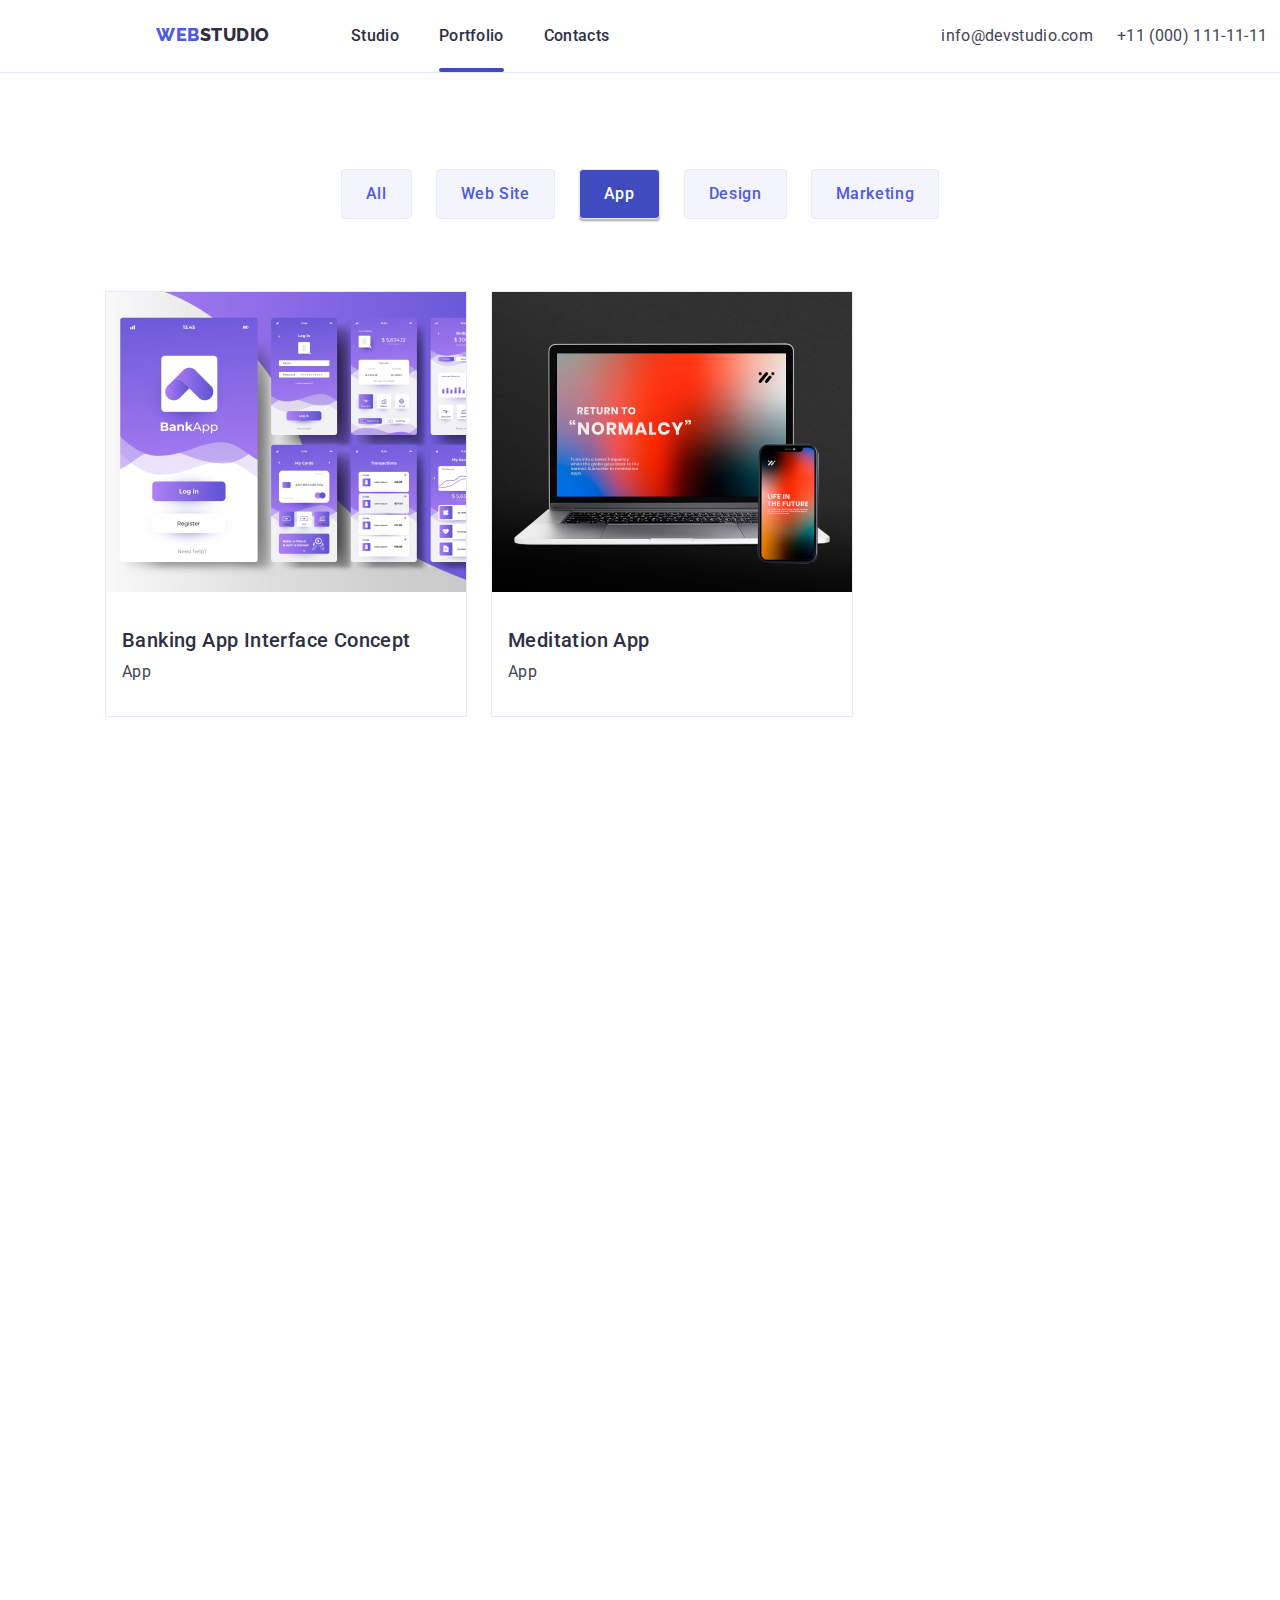
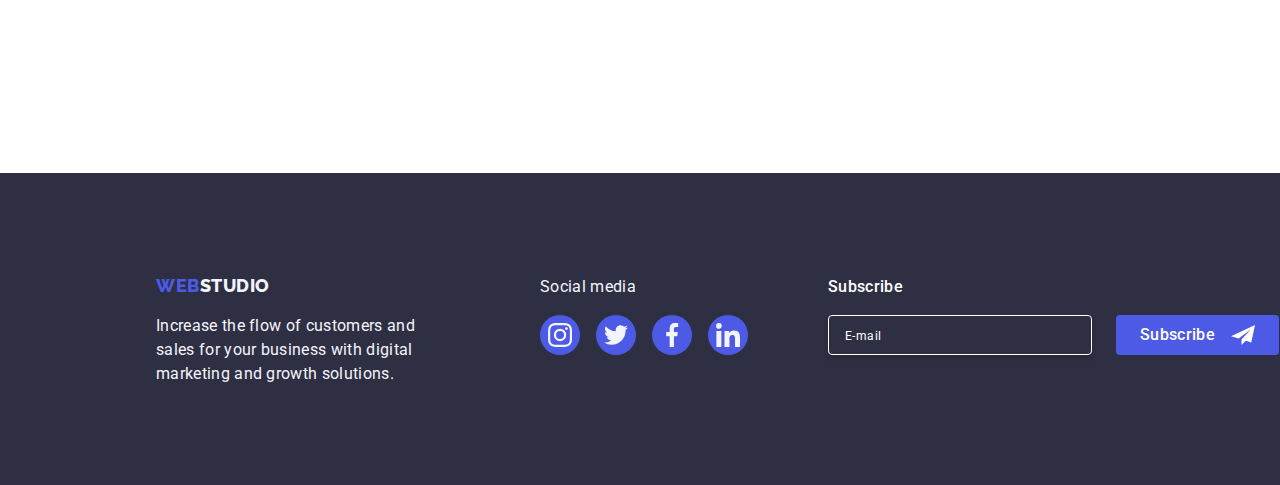
<file: filterapp.html>
<!DOCTYPE html>
<html lang="en">

<head>
    <meta charset="UTF-8">
    <meta name="viewport" content="width=device-width, initial-scale=1.0">
    <title>Studio</title>
    <link rel="tag" href="Images">
    <link rel="stylesheet" href="css/modern-normalize.css">
    <link rel="stylesheet" href="css/style.css">
    <link rel="preconnect" href="https://fonts.googleapis.com">
    <link rel="preconnect" href="https://fonts.gstatic.com" crossorigin>
    <link href="https://fonts.googleapis.com/css2?family=Raleway:wght@800&family=Roboto:wght@400;500;700;900&display=swap" rel="stylesheet">
</head>

<body>
    <div class="container">
        <header class="top-line-bg" id="header-logo">
            <nav>
            <a class="logo" href="index.html"><span class="web-logo">WEB</span><span class="studio-logo">STUDIO</span></a>
                <ul class="menu-nav">
                    <li><a class="menu-nav-link" href="index.html">Studio</a></li>
                    <li><a class="menu-nav-link active" href="portfolio.html">Portfolio</a></li>
                    <li><a class="menu-nav-link" href="">Contacts</a></li>
                </ul>
            </nav>
            <div>
                <ul class="contacts">
                    <li><a class="contact-link" href="mailto:info@devstudio.com">info@devstudio.com</a></li>
                    <li><a class="contact-link" href="tel:+110001111111">+11 (000) 111-11-11</a></li>
                </ul> 
            </div>
        </header>
        </div>
    <main>
        <section class="filters container">
            <ul>
                <li><a class="filter-btn" href="portfolio.html" type="button">All</a></li>
                <li><a class="filter-btn" href="filterwebsite.html" type="button">Web Site</a></li>
                <li><a class="filter-btn active-filter" href="filterapp.html" type="button">App</a></li>
                <li><a class="filter-btn" href="filterdesign.html" type="button">Design</a></li>
                <li><a class="filter-btn" href="filtermarketing.html" type="button">Marketing</a></li>
            </ul>
        </section>
        <section>
            <ul class="project-list">
                <!-- 1st row -->
                <div class="row-left container">
                    <div class="project-card">
                           <div class="overlay">
                            <p class="text-overlay">14 Stylish and User-Friendly App Design Concepts · Task Manager App · Calorie Tracker App · Exotic Fruit Ecommerce App · Cloud Storage App</p>
                        </div>
                        <li><img src="Images/banking-app-interface.jpg" alt="Banking App Interface Concept"
                                width="360px" height="300px"></li>
                        <div class="card-content-proj">
                            <h2 class="project-header">Banking App Interface Concept</h2>
                            <p class="project-filter">App</p>
                        </div>
                    </div>
                    <div class="project-card">
                           <div class="overlay">
                            <p class="text-overlay">14 Stylish and User-Friendly App Design Concepts · Task Manager App · Calorie Tracker App · Exotic Fruit Ecommerce App · Cloud Storage App</p>
                        </div>
                        <li><img src="Images/meditation-app.jpg" alt="Meditation App" width="360px" height="300px"></li>
                        <div class="card-content-proj">
                            <h2 class="project-header">Meditation App</h2>
                            <p class="project-filter">App</p>
                        </div>
                    </div>
                </div>
        </section>
    </main>
    <!--Footer-->
    <footer class="footer-studio container">
        <div class="logo-footer">
        <a href="#header-logo"><span class="web-logo">WEB</span><span class="studio-logo-foot">STUDIO</span></a>
        <p class="footer-description">Increase the flow of customers and <br>sales for your business with digital <br>marketing
            and growth solutions.</p>
        </div>

        <!--Footer social media-->
        <div class="footer-socialmedia">
        <p class="socialmedia">Social media</p>
        <ul class="icon-container">
            <li class="footer-icon"><a class="footer-link" href="https://www.instagram.com/" target="_blank"><svg class="socialmedia-icon">
                <use href="./Images/icons.svg#icon-instagram-2"></use>
                </svg></a></li>
            <li class="footer-icon"><a class="footer-link" href="https://twitter.com/" target="_blank"><svg class="socialmedia-icon">
                <use href="./Images/icons.svg#icon-twitter-1"></use>
                </svg></a></li>
            <li class="footer-icon"><a class="footer-link" href="https://www.facebook.com/" target="_blank"><svg class="socialmedia-icon">
                <use href="./Images/icons.svg#icon-facebook-1"></use>
                </svg></a></li>
            <li class="footer-icon"><a class="footer-link" href="https://www.linkedin.com/" target="_blank"><svg class="socialmedia-icon">
                <use href="./Images/icons.svg#icon-linkedin-1"></use>
                </svg></a></li>
        </ul>
        </div>
         <!--Subscribe-->
         <form action="">
            <div class="subscribe-footer">
            <div class="subscribe-email">
                <p class="text-subscribe">Subscribe</p>
                <label>
                    <input class="input-email" type="email" name="email" placeholder="E-mail" required/>
                  </label>
            </div>
            <div>
                <button class="subscribe-button"><p class="text-subscribe">Subscribe</p><svg class="airplane-icon"><use href="./Images/frame.svg#icon-Frame-3"></use></svg>
                </button>
            </div>
            </div>
             </form>
    </footer>
</body>

</html>
</file>
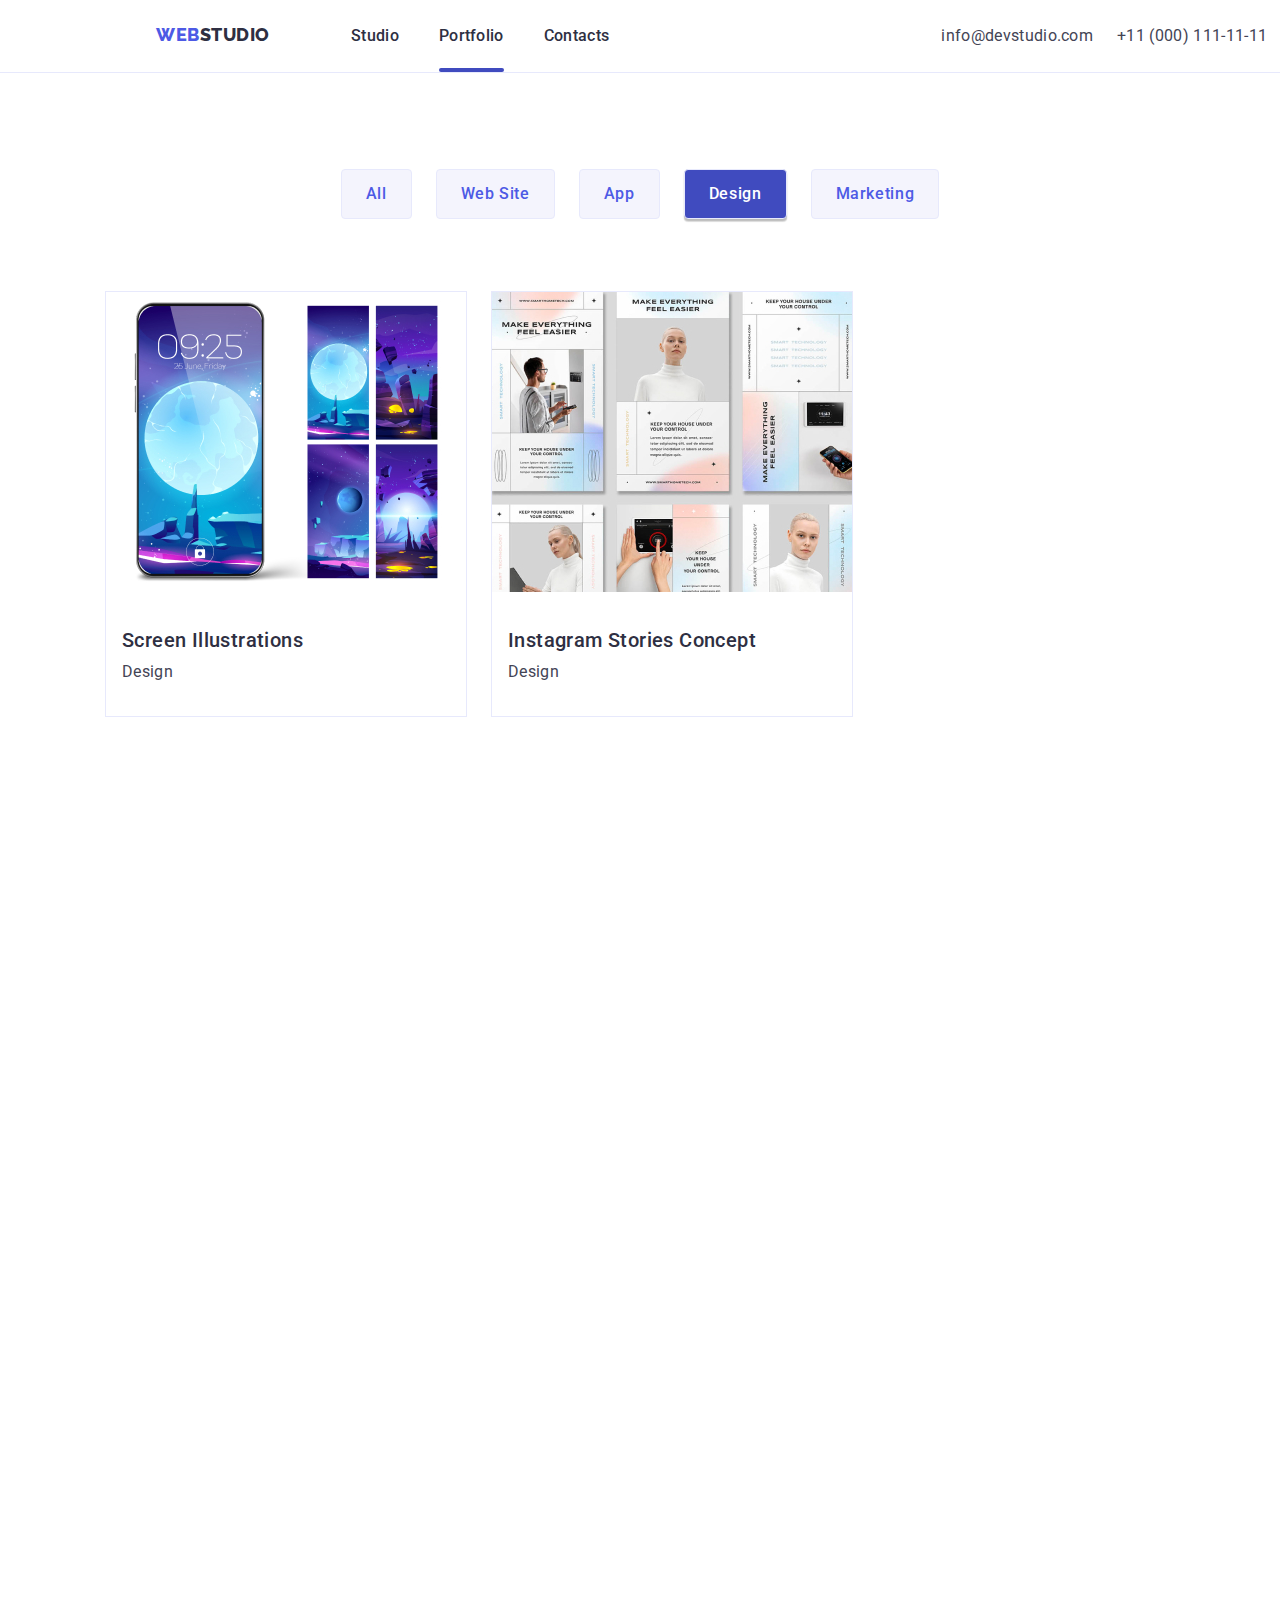
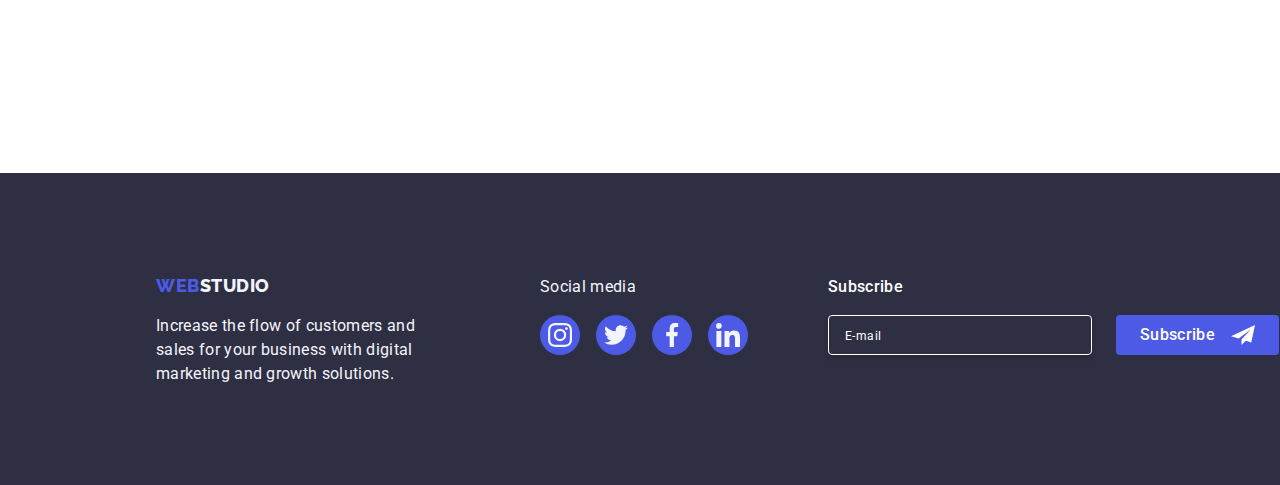
<file: filterdesign.html>
<!DOCTYPE html>
<html lang="en">

<head>
    <meta charset="UTF-8">
    <meta name="viewport" content="width=device-width, initial-scale=1.0">
    <title>Studio</title>
    <link rel="tag" href="Images">
    <link rel="stylesheet" href="css/modern-normalize.css">
    <link rel="stylesheet" href="css/style.css">
    <link rel="preconnect" href="https://fonts.googleapis.com">
    <link rel="preconnect" href="https://fonts.gstatic.com" crossorigin>
    <link href="https://fonts.googleapis.com/css2?family=Raleway:wght@800&family=Roboto:wght@400;500;700;900&display=swap" rel="stylesheet">
</head>

<body>
    <div class="container">
        <header class="top-line-bg" id="header-logo">
            <nav>
            <a class="logo" href="index.html"><span class="web-logo">WEB</span><span class="studio-logo">STUDIO</span></a>
                <ul class="menu-nav">
                    <li><a class="menu-nav-link" href="index.html">Studio</a></li>
                    <li><a class="menu-nav-link active" href="portfolio.html">Portfolio</a></li>
                    <li><a class="menu-nav-link" href="">Contacts</a></li>
                </ul>
            </nav>
            <div>
                <ul class="contacts">
                    <li><a class="contact-link" href="mailto:info@devstudio.com">info@devstudio.com</a></li>
                    <li><a class="contact-link" href="tel:+110001111111">+11 (000) 111-11-11</a></li>
                </ul> 
            </div>
        </header>
        </div>
    <main>
        <section class="filters container">
            <ul>
                <li><a class="filter-btn" href="portfolio.html" type="button">All</a></li>
                <li><a class="filter-btn" href="filterwebsite.html" type="button">Web Site</a></li>
                <li><a class="filter-btn" href="filterapp.html" type="button">App</a></li>
                <li><a class="filter-btn active-filter" href="filterdesign.html" type="button">Design</a></li>
                <li><a class="filter-btn" href="filtermarketing.html" type="button">Marketing</a></li>
            </ul>
        </section>
        <section>
            <ul class="project-list">
                <div class="row-left container">
                    <div class="project-card">
                           <div class="overlay">
                            <p class="text-overlay">14 Stylish and User-Friendly App Design Concepts · Task Manager App · Calorie Tracker App · Exotic Fruit Ecommerce App · Cloud Storage App</p>
                        </div>
                        <li><img src="Images/screen-illustrations.jpg" alt="Screen Illustrations" width="360px"
                                height="300px"></li>
                        <div class="card-content-proj">
                            <h2 class="project-header">Screen Illustrations</h2>
                            <p class="project-filter">Design</p>
                        </div>
                    </div>
                    <div class="project-card">
                           <div class="overlay">
                            <p class="text-overlay">14 Stylish and User-Friendly App Design Concepts · Task Manager App · Calorie Tracker App · Exotic Fruit Ecommerce App · Cloud Storage App</p>
                        </div>
                        <li><img src="Images/instagram-stories.jpg" alt="Instagram Stories Concept" width="360px"
                                height="300px"></li>
                        <div class="card-content-proj">
                            <h2 class="project-header">Instagram Stories Concept</h2>
                            <p class="project-filter">Design</p>
                        </div>
                    </div>
                </div>
            </ul>
        </section>
    </main>
   <!--Footer-->
   <footer class="footer-studio container">
    <div class="logo-footer">
    <a href="#header-logo"><span class="web-logo">WEB</span><span class="studio-logo-foot">STUDIO</span></a>
    <p class="footer-description">Increase the flow of customers and <br>sales for your business with digital <br>marketing
        and growth solutions.</p>
    </div>

    <!--Footer social media-->
    <div class="footer-socialmedia">
    <p class="socialmedia">Social media</p>
    <ul class="icon-container">
        <li class="footer-icon"><a class="footer-link" href="https://www.instagram.com/" target="_blank"><svg class="socialmedia-icon">
            <use href="./Images/icons.svg#icon-instagram-2"></use>
            </svg></a></li>
        <li class="footer-icon"><a class="footer-link" href="https://twitter.com/" target="_blank"><svg class="socialmedia-icon">
            <use href="./Images/icons.svg#icon-twitter-1"></use>
            </svg></a></li>
        <li class="footer-icon"><a class="footer-link" href="https://www.facebook.com/" target="_blank"><svg class="socialmedia-icon">
            <use href="./Images/icons.svg#icon-facebook-1"></use>
            </svg></a></li>
        <li class="footer-icon"><a class="footer-link" href="https://www.linkedin.com/" target="_blank"><svg class="socialmedia-icon">
            <use href="./Images/icons.svg#icon-linkedin-1"></use>
            </svg></a></li>
    </ul>
    </div>
     <!--Subscribe-->
     <form action="">
        <div class="subscribe-footer">
        <div class="subscribe-email">
            <p class="text-subscribe">Subscribe</p>
            <label>
                <input class="input-email" type="email" name="email" placeholder="E-mail" required/>
              </label>
        </div>
        <div>
            <button class="subscribe-button"><p class="text-subscribe">Subscribe</p><svg class="airplane-icon"><use href="./Images/frame.svg#icon-Frame-3"></use></svg>
            </button>
        </div>
        </div>
         </form>
</footer>
</body>

</html>
</file>
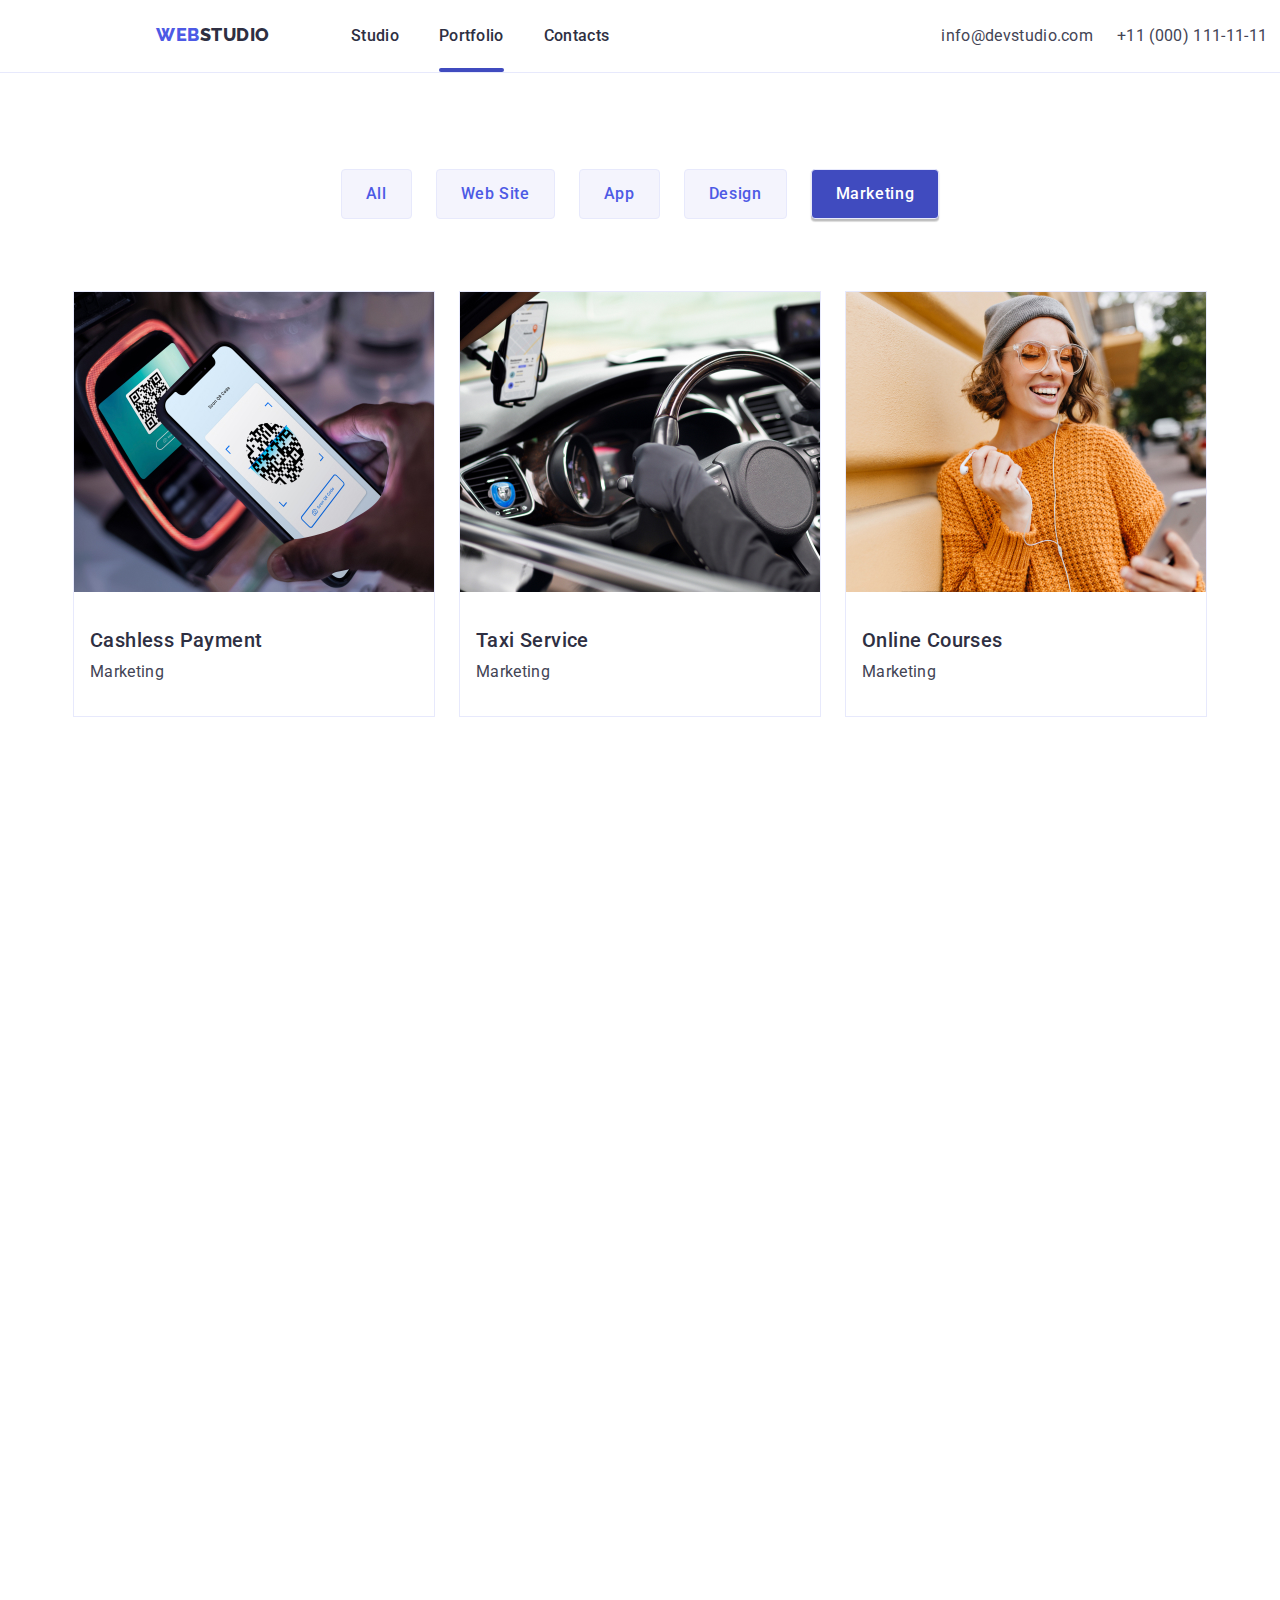
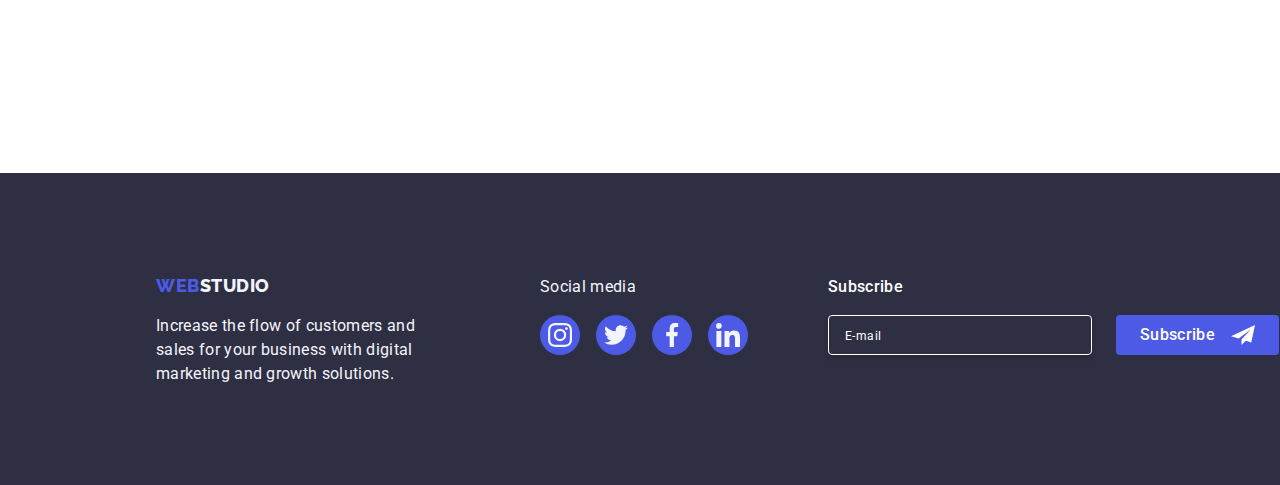
<file: filtermarketing.html>
<!DOCTYPE html>
<html lang="en">

<head>
    <meta charset="UTF-8">
    <meta name="viewport" content="width=device-width, initial-scale=1.0">
    <title>Studio</title>
    <link rel="tag" href="Images">
    <link rel="stylesheet" href="css/modern-normalize.css">
    <link rel="stylesheet" href="css/style.css">
    <link rel="preconnect" href="https://fonts.googleapis.com">
    <link rel="preconnect" href="https://fonts.gstatic.com" crossorigin>
    <link href="https://fonts.googleapis.com/css2?family=Raleway:wght@800&family=Roboto:wght@400;500;700;900&display=swap" rel="stylesheet">
</head>

<body>
    <div class="container">
        <header class="top-line-bg" id="header-logo">
            <nav>
            <a class="logo" href="index.html"><span class="web-logo">WEB</span><span class="studio-logo">STUDIO</span></a>
                <ul class="menu-nav">
                    <li><a class="menu-nav-link" href="index.html">Studio</a></li>
                    <li><a class="menu-nav-link active" href="portfolio.html">Portfolio</a></li>
                    <li><a class="menu-nav-link" href="">Contacts</a></li>
                </ul>
            </nav>
            <div>
                <ul class="contacts">
                    <li><a class="contact-link" href="mailto:info@devstudio.com">info@devstudio.com</a></li>
                    <li><a class="contact-link" href="tel:+110001111111">+11 (000) 111-11-11</a></li>
                </ul> 
            </div>
        </header>
        </div>
    <main>
        <section class="filters container">
            <ul>
                <li><a class="filter-btn" href="portfolio.html" type="button">All</a></li>
                <li><a class="filter-btn" href="filterwebsite.html" type="button">Web Site</a></li>
                <li><a class="filter-btn" href="filterapp.html" type="button">App</a></li>
                <li><a class="filter-btn" href="filterdesign.html" type="button">Design</a></li>
                <li><a class="filter-btn active-filter" href="filtermarketing.html" type="button">Marketing</a></li>
            </ul>
        </section>
        <section>
            <ul class="project-list">
                <!-- 1st row -->
                <div class="row-center container">
                    <div class="project-card">
                        <div class="overlay">
                            <p class="text-overlay">14 Stylish and User-Friendly App Design Concepts · Task Manager App · Calorie Tracker App · Exotic Fruit Ecommerce App · Cloud Storage App</p>
                        </div>
                        <li><img src="Images/cashless-payment.jpg" alt="Cashless Payment" width="360px" height="300px">
                        </li>
                        <div class="card-content-proj">
                            <h2 class="project-header">Cashless Payment</h2>
                            <p class="project-filter">Marketing</p>
                        </div>
                    </div>
                    <div class="project-card">
                        <div class="overlay">
                            <p class="text-overlay">14 Stylish and User-Friendly App Design Concepts · Task Manager App · Calorie Tracker App · Exotic Fruit Ecommerce App · Cloud Storage App</p>
                        </div>
                        <li><img src="Images/taxi-service.jpg" alt="Taxi Service" width="360px" height="300px"></li>
                        <div class="card-content-proj">
                            <h2 class="project-header">Taxi Service</h2>
                            <p class="project-filter">Marketing</p>
                        </div>
                    </div>
                    <div class="project-card">
                        <div class="overlay">
                            <p class="text-overlay">14 Stylish and User-Friendly App Design Concepts · Task Manager App · Calorie Tracker App · Exotic Fruit Ecommerce App · Cloud Storage App</p>
                        </div>
                        <li><img src="Images/online-courses.jpg" alt="Online Courses" width="360px" height="300px"></li>
                        <div class="card-content-proj">
                            <h2 class="project-header">Online Courses</h2>
                            <p class="project-filter">Marketing</p>
                        </div>
                    </div>
                </div>
            </ul>
        </section>
    </main>
  <!--Footer-->
  <footer class="footer-studio container">
    <div class="logo-footer">
    <a href="#header-logo"><span class="web-logo">WEB</span><span class="studio-logo-foot">STUDIO</span></a>
    <p class="footer-description">Increase the flow of customers and <br>sales for your business with digital <br>marketing
        and growth solutions.</p>
    </div>

    <!--Footer social media-->
    <div class="footer-socialmedia">
    <p class="socialmedia">Social media</p>
    <ul class="icon-container">
        <li class="footer-icon"><a class="footer-link" href="https://www.instagram.com/" target="_blank"><svg class="socialmedia-icon">
            <use href="./Images/icons.svg#icon-instagram-2"></use>
            </svg></a></li>
        <li class="footer-icon"><a class="footer-link" href="https://twitter.com/" target="_blank"><svg class="socialmedia-icon">
            <use href="./Images/icons.svg#icon-twitter-1"></use>
            </svg></a></li>
        <li class="footer-icon"><a class="footer-link" href="https://www.facebook.com/" target="_blank"><svg class="socialmedia-icon">
            <use href="./Images/icons.svg#icon-facebook-1"></use>
            </svg></a></li>
        <li class="footer-icon"><a class="footer-link" href="https://www.linkedin.com/" target="_blank"><svg class="socialmedia-icon">
            <use href="./Images/icons.svg#icon-linkedin-1"></use>
            </svg></a></li>
    </ul>
    </div>
     <!--Subscribe-->
     <form action="">
        <div class="subscribe-footer">
        <div class="subscribe-email">
            <p class="text-subscribe">Subscribe</p>
            <label>
                <input class="input-email" type="email" name="email" placeholder="E-mail" required/>
              </label>
        </div>
        <div>
            <button class="subscribe-button"><p class="text-subscribe">Subscribe</p><svg class="airplane-icon"><use href="./Images/frame.svg#icon-Frame-3"></use></svg>
            </button>
        </div>
        </div>
         </form>
</footer>
</body>

</html>
</file>
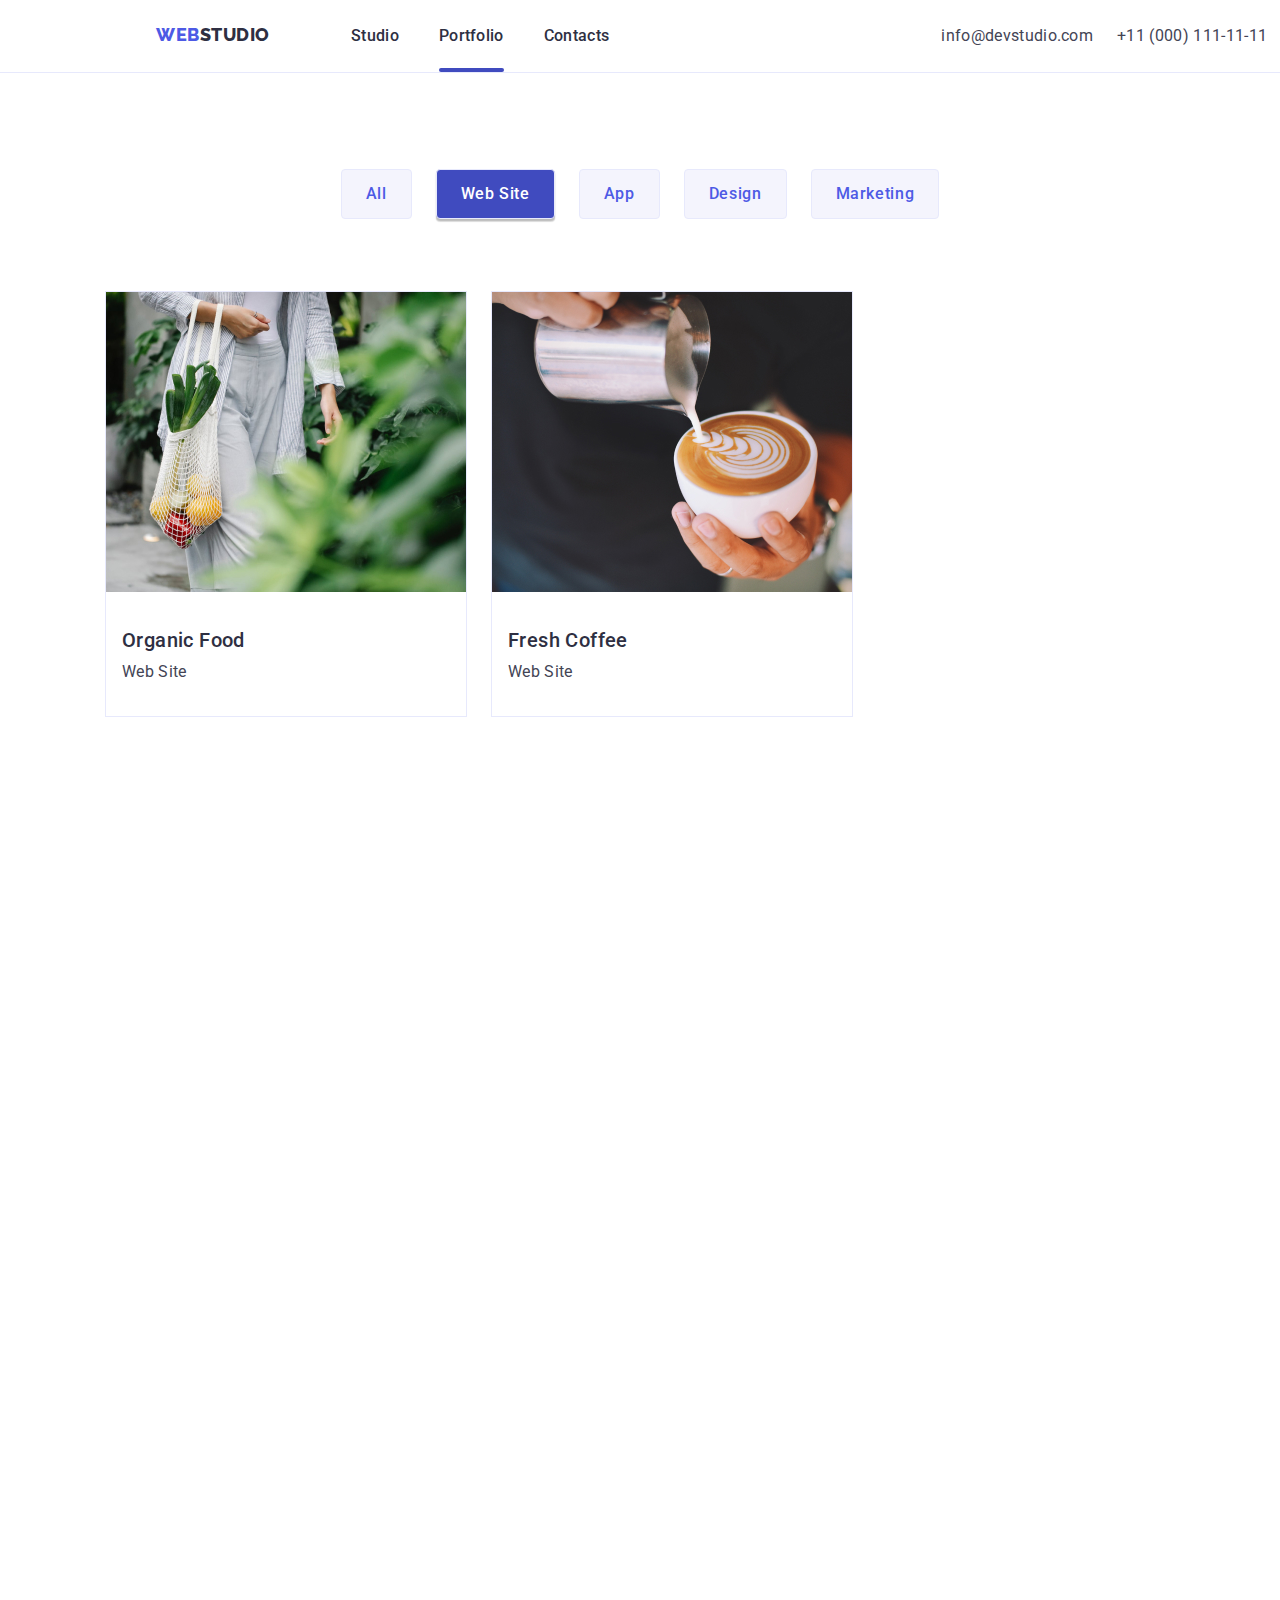
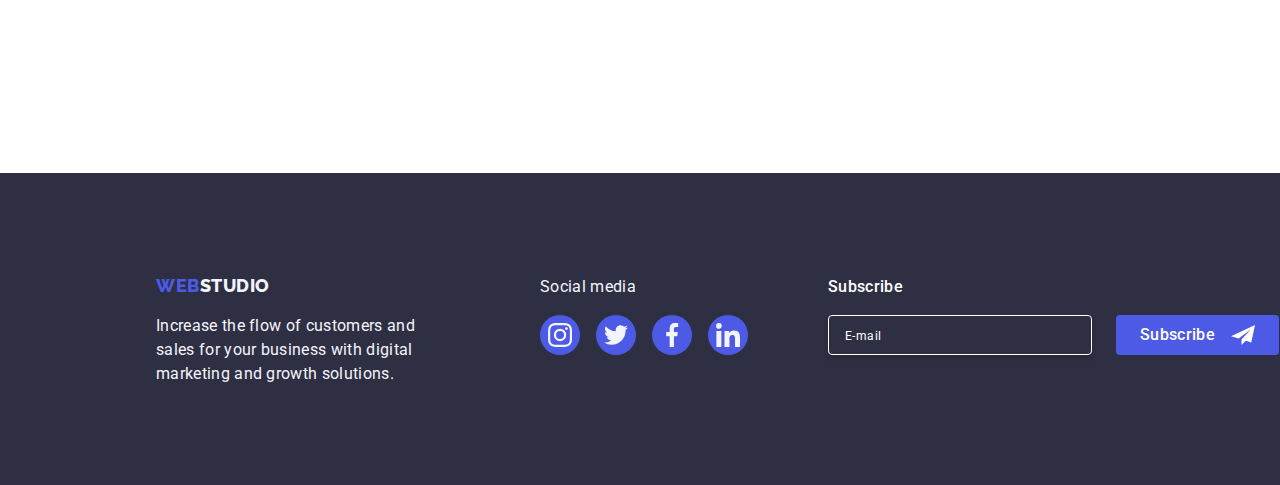
<file: filterwebsite.html>
<!DOCTYPE html>
<html lang="en">

<head>
    <meta charset="UTF-8">
    <meta name="viewport" content="width=device-width, initial-scale=1.0">
    <title>Studio</title>
    <link rel="tag" href="Images">
    <link rel="stylesheet" href="css/modern-normalize.css">
    <link rel="stylesheet" href="css/style.css">
    <link rel="preconnect" href="https://fonts.googleapis.com">
    <link rel="preconnect" href="https://fonts.gstatic.com" crossorigin>
    <link href="https://fonts.googleapis.com/css2?family=Raleway:wght@800&family=Roboto:wght@400;500;700;900&display=swap" rel="stylesheet">
</head>

<body>
    <div class="container">
        <header class="top-line-bg" id="header-logo">
            <nav>
            <a class="logo" href="index.html"><span class="web-logo">WEB</span><span class="studio-logo">STUDIO</span></a>
                <ul class="menu-nav">
                    <li><a class="menu-nav-link" href="index.html">Studio</a></li>
                    <li><a class="menu-nav-link active" href="portfolio.html">Portfolio</a></li>
                    <li><a class="menu-nav-link" href="">Contacts</a></li>
                </ul>
            </nav>
            <div>
                <ul class="contacts">
                    <li><a class="contact-link" href="mailto:info@devstudio.com">info@devstudio.com</a></li>
                    <li><a class="contact-link" href="tel:+110001111111">+11 (000) 111-11-11</a></li>
                </ul> 
            </div>
        </header>
        </div>
    <main>
        <section class="filters container">
            <ul>
                <li><a class="filter-btn" href="portfolio.html" type="button">All</a></li>
                <li><a class="filter-btn active-filter" href="filterwebsite.html" type="button">Web Site</a></li>
                <li><a class="filter-btn" href="filterapp.html" type="button">App</a></li>
                <li><a class="filter-btn" href="filterdesign.html" type="button">Design</a></li>
                <li><a class="filter-btn" href="filtermarketing.html" type="button">Marketing</a></li>
            </ul>
        </section>
        <section>
            <ul class="project-list">
                <div class="row-left container">
                    <div class="project-card">
                           <div class="overlay">
                            <p class="text-overlay">14 Stylish and User-Friendly App Design Concepts · Task Manager App · Calorie Tracker App · Exotic Fruit Ecommerce App · Cloud Storage App</p>
                        </div>
                        <li><img src="Images/organic-food.jpg" alt="Organic Food" width="360px" height="300px"></li>
                        <div class="card-content-proj">
                            <h2 class="project-header">Organic Food</h2>
                            <p class="project-filter">Web Site</p>
                        </div>
                    </div>
                    <div class="project-card">
                           <div class="overlay">
                            <p class="text-overlay">14 Stylish and User-Friendly App Design Concepts · Task Manager App · Calorie Tracker App · Exotic Fruit Ecommerce App · Cloud Storage App</p>
                        </div>
                        <li><img src="Images/fresh-coffee.jpg" alt="Fresh Coffee" width="360px" height="300px"></li>
                        <div class="card-content-proj">
                            <h2 class="project-header">Fresh Coffee</h2>
                            <p class="project-filter">Web Site</p>
                        </div>
                    </div>
                </div>
                </div>
            </ul>
        </section>
    </main>
   <!--Footer-->
   <footer class="footer-studio container">
    <div class="logo-footer">
    <a href="#header-logo"><span class="web-logo">WEB</span><span class="studio-logo-foot">STUDIO</span></a>
    <p class="footer-description">Increase the flow of customers and <br>sales for your business with digital <br>marketing
        and growth solutions.</p>
    </div>

    <!--Footer social media-->
    <div class="footer-socialmedia">
    <p class="socialmedia">Social media</p>
    <ul class="icon-container">
        <li class="footer-icon"><a class="footer-link" href="https://www.instagram.com/" target="_blank"><svg class="socialmedia-icon">
            <use href="./Images/icons.svg#icon-instagram-2"></use>
            </svg></a></li>
        <li class="footer-icon"><a class="footer-link" href="https://twitter.com/" target="_blank"><svg class="socialmedia-icon">
            <use href="./Images/icons.svg#icon-twitter-1"></use>
            </svg></a></li>
        <li class="footer-icon"><a class="footer-link" href="https://www.facebook.com/" target="_blank"><svg class="socialmedia-icon">
            <use href="./Images/icons.svg#icon-facebook-1"></use>
            </svg></a></li>
        <li class="footer-icon"><a class="footer-link" href="https://www.linkedin.com/" target="_blank"><svg class="socialmedia-icon">
            <use href="./Images/icons.svg#icon-linkedin-1"></use>
            </svg></a></li>
    </ul>
    </div>
     <!--Subscribe-->
     <form action="">
        <div class="subscribe-footer">
        <div class="subscribe-email">
            <p class="text-subscribe">Subscribe</p>
            <label>
                <input class="input-email" type="email" name="email" placeholder="E-mail" required/>
              </label>
        </div>
        <div>
            <button class="subscribe-button"><p class="text-subscribe">Subscribe</p><svg class="airplane-icon"><use href="./Images/frame.svg#icon-Frame-3"></use></svg>
            </button>
        </div>
        </div>
         </form>
</footer>
</body>

</html>
</file>
<file: css/style.css>
/*start of top line */
:root { --SLATE: #434455;
    --CORNFLOWER: #E7E9FC;
    --WHITE: #FFF;
    --IRIS: #4D5AE5;
    --NAVY-BLUE: #2E2F42;
    --OCEAN: #404BBF;
    --CLOUD: #F4F4FD;
    --LIGHT-SLATE: #8E8F99;
}

ul {
    list-style-type: none;
    display: inline-flex;
    gap: 24px;
    padding: 0px;
    margin: 0 auto;
}

 p {
    color: var(--SLATE);
    /* Body */
    font-family: Roboto;
    font-size: 16px;
    font-style: normal;
    font-weight: 400;
    line-height: 24px; /* 150% */
    letter-spacing: 0.32px;
 }

 a {
    text-decoration: none;
 }

.container {
    max-width: 1440px; /* 1158 px or 1440px */
    margin: 0 auto;
}
.section {
    padding-top: 120px;
    padding-bottom: 120px;
    margin: 0 auto;
}

h2 {
    margin: 0 auto;
    color: var(--NAVY-BLUE);
    /* Header 3 */
    font-family: Roboto;
    font-size: 20px;
    font-style: normal;
    font-weight: 500;
    line-height: 24px;
    /* 120% */
    letter-spacing: 0.4px;
}

.top-line-bg {
    display: flex;
    align-items: center;
    border-bottom: 1px solid var(--CORNFLOWER);
    background: var(--WHITE);
}

.logo {
    margin-right: 76px;
    margin-top: 24px;
    margin-bottom: 24px;
    margin-left: 156px;/*  should be*/
}

.web-logo {
    color: var(--IRIS);
    font-family: Raleway;
    font-size: 18px;
    font-style: normal;
    font-weight: 800;
    line-height: 21px;
    /* 116.667% */
    letter-spacing: 0.54px;
    text-transform: uppercase;
}

.studio-logo {
    color: var(--NAVY-BLUE);
    font-family: Raleway;
    font-size: 18px;
    font-style: normal;
    font-weight: 800;
    line-height: 21px;
    /* 116.667% */
    letter-spacing: 0.54px;
    text-transform: uppercase;
}

.menu-nav {
    margin-top: 24px;
    margin-bottom: 24px;
    margin-right: 332px;
    gap: 40px;
}

.menu-nav-link {
    color: var(--NAVY-BLUE);
    /* Body Medium */
    font-family: Roboto;
    font-size: 16px;
    font-style: normal;
    font-weight: 500;
    line-height: 24px;
    /* 150% */
    letter-spacing: 0.32px;
    margin-bottom: 20px;
}
nav {
    height: 72px;
}
.menu-nav-link:hover::after {
    content: "";
    display: block;
    margin-top: 20px;
    width: 100%;
    height: 4px; 
    border-radius: 2px;
    background: var(--OCEAN);
    transition-duration: 250ms;
    transition-timing-function: cubic-bezier(0.4, 0, 0.2, 1);
    }
.menu-nav-link.active::after {
    content: "";
    display: block;
    margin-top: 20px;
    width: 100%;
    height: 4px; 
    border-radius: 2px;
    background: var(--OCEAN);
    }

.menu-nav-link:active,
.menu-nav-link:hover {
    color: var(--OCEAN);
    font-family: Roboto;
    font-size: 16px;
    font-style: normal;
    font-weight: 500;
    line-height: 24px;
    letter-spacing: 0.32px;
    transition-duration: 250ms;
    transition-timing-function: cubic-bezier(0.4, 0, 0.2, 1);
}

.contacts {
    margin-top: 24px;
    margin-bottom: 24px;
   /* margin-right: 156px; should have*/
}

.contact-link {
    color: var(--SLATE);
    /* Body */
    font-family: Roboto;
    font-size: 16px;
    font-style: normal;
    font-weight: 400;
    line-height: 24px;
    /* 150% */
    letter-spacing: 0.32px;
}

.contact-link:active,
.contact-link:hover {
    color: var(--OCEAN);
    /* Body */
    font-family: Roboto;
    font-size: 16px;
    font-style: normal;
    font-weight: 400;
    line-height: 24px;
    /* 150% */
    letter-spacing: 0.32px;
    transition-duration: 250ms;
    transition-timing-function: cubic-bezier(0.4, 0, 0.2, 1);
}

/* end of top line */
/* ----------------------------------------------------------------------------- */
/* start of Effective solutions and Order service button */
.darkbg {
    height: 600px; 
    background: var(--NAVY-BLUE);
    text-align: center;
    display: flex;
    justify-content: center;
    flex-shrink: 0;
    position: relative;
}

.darkbg::before {
    content: "";
    position: absolute;
    top: 0;
    left: 0;
    width: 100%;
    height: 100%;
    background-image: url(../Images/people-office\ 1.jpg);
    background-size: cover;
    opacity: 0.3;
    z-index: 1;
}

h1 {
    padding-top: 188px;
    padding-bottom: 48px;
    margin: auto;
    color: var(--WHITE);
    /* Header 1 */
    font-family: Roboto;
    font-size: 56px;
    font-style: normal;
    font-weight: 700;
    line-height: 60px;
    /* 107.143% */
    letter-spacing: 1.12px;
    position: relative;
    z-index: 2;
}

.button-os {
    margin-bottom: 188px;
    padding: 16px 32px;
    border-radius: 4px;
    background: var(--IRIS);
    box-shadow: 0px 4px 4px 0px rgba(0, 0, 0, 0.15);
    position: relative;
    z-index: 2;
}

.button-os:hover {
    padding: 16px 32px;
    border-radius: 4px;
    background: var(--OCEAN);
    box-shadow: 0px 4px 4px 0px rgba(0, 0, 0, 0.15);
    position: relative;
    z-index: 2;
    transition-duration: 250ms;
    transition-timing-function: cubic-bezier(0.4, 0, 0.2, 1);
    cursor: pointer;
}

.button-os:active {
    padding: 16px 32px;
    border-radius: 4px;
    background: var(--OCEAN);
    box-shadow:inset 0px 4px 4px 0px rgba(0, 0, 0, 0.15);
    position: relative;
    z-index: 2;
}

.order-service {
    color: var(--WHITE);
    /* Button Text */
    font-family: Roboto;
    font-size: 16px;
    font-style: normal;
    font-weight: 500;
    line-height: 24px;
    /* 150% */
    letter-spacing: 0.64px;
}

/* End of Effective solutions and Order service button */
/* -------------------------------------------------------------------------------------- */
/* Start of Section 1 */
/* <!--Icons for Advantages--> */
.advantages,
.features-section,
.section-2-list,
.clients-list {
    display: flex;
}
.icon-list {
    margin-top: 120px;
   list-style: none;
}
.icon-bg {
    width: 264px;
    height: 112px;
    border-radius: 4px;
    background: var(--CLOUD);
    padding: 24px 100px 24px 100px;
}

.icon-list-pic:hover,
.button-os:hover,
.team-icon:hover,
.footer-icon:hover {
    animation: shake 1s;
  }
  
  @keyframes shake {
    0% {
      transform: rotate(0deg);
    }
    
    10% {
      transform: rotate(-10deg);
    }
    
    20% {
      transform: rotate(10deg);
    }
    
    30% {
      transform: rotate(-10deg);
    }
    
    40% {
      transform: rotate(10deg);
    }
    
    50% {
      transform: rotate(0deg);
    }
    
    100% {
      transform: rotate(0deg);
    }
    
  }
  .button-os:hover,
  .subscribe-button:hover,
  .clients-icon:hover,
  .filter-btn:hover,
  .button-x:hover,
  .button-send:hover {
    animation: beatBeat 800ms ease alternate infinite;
    transform-origin: center center;
}

@keyframes beatBeat {
    0% {
        transform: scale(1);

    }
    80% {
        transfom: scale(1.1);
    }
    100% {
        transform: scale(1.2);
        transition-property: transform;
        transition-duration: 3s;
    }
}

.icon-list-pic {
    width: 64px;
    height: 64px;
}

.feature {
    margin-top: 8px;
    margin-bottom: 0;
    margin-left: auto;
    margin-right: auto;
}
.feature-description {
    width: 264px;
    margin-top: 8px;
    margin-bottom: 0;
}


/* End of Section 1 */
/* ------------------------------------------------------------------------------------------------------- */
/* Start of Section 2 */

.section-2-header {
    margin: 0 auto;
    margin-bottom: 72px;
    color: var(--NAVY-BLUE);
    text-align: center;
    /* Header 2 */
    font-family: Roboto;
    font-size: 36px;
    font-style: normal;
    font-weight: 700;
    line-height: 40px;
    /* 111.111% */
    letter-spacing: 0.72px;
    text-transform: capitalize;
}

.img123 {
    width: 360px;
    height: 300px;
    border: 1px solid var(--CORNFLOWER);
    background: lightgray -72.845px -19px / 144.444% 112.667% no-repeat;
}

/* End of Section 2 */
/* ------------------------------------------------------------------------------------------------------- */
/* Start of Section 3 */
.section-3 {
    background: var(--CLOUD);
}
.team-container {
    text-align: center;
}

.section-3-header {
    margin: 0 auto;
    margin-bottom: 72px;
    color: var(--NAVY-BLUE);
    text-align: center;
    /* Header 2 */
    font-family: Roboto;
    font-size: 36px;
    font-style: normal;
    font-weight: 700;
    line-height: 40px;
    /* 111.111% */
    letter-spacing: 0.72px;
    text-transform: capitalize;
}


.teamcards-group {
    background: var(--WHITE);
    box-shadow: 0px 2px 1px 0px rgba(46, 47, 66, 0.08), 0px 1px 1px 0px rgba(46, 47, 66, 0.16), 0px 1px 6px 0px rgba(46, 47, 66, 0.08);

}

.image-team {
    max-width: 264px;
    max-height: 260px;
}

.names {
    padding-top: 32px;
    text-align: center;
}
.position {
    margin: 0 auto;
    padding-top: 8px;
    padding-bottom: 8px;
    text-align: center;
}

/* Team Icon Soc Med */
  .teamicon-container {
    gap: 24px;
    padding-bottom: 32px;
  }
  .team-link {
    height: 16px;
    width: 16px;
  }
.team-icon {
    background-color: var(--IRIS);
    height: 40px;           
    width: 40px;
    display: flex;
    justify-content: center;
    align-items: center;
    border-radius: 50%;
}
.team-icon:hover,
.team-icon:active, 
.team-icon:focus {
    background-color: var(--OCEAN);
    height: 40px;   
    width: 40px;
    display: flex;
    justify-content: center;
    align-items: center;
    border-radius: 50%;
    transition-duration: 250ms;
    transition-timing-function: cubic-bezier(0.4, 0, 0.2, 1);
}
  .team-socialmedia-icon {
    width: 16px;
    height: 16px;
    fill: #f4f4fd;
  }
/* End of Section 3 */
/* Customers */

.clients-icon {
    width: 168px;
    height: 88px;
    border-radius: 4px;
    border: 1px solid var(--LIGHT-SLATE);
    fill: #8e8f99;
}

.clients-icon:hover,
.clients-icon:focus {
    width: 168px;
    height: 88px;
    border-radius: 4px;
    border: 1px solid var(--OCEAN);
    fill: var(--OCEAN);
    transition-duration: 250ms;
    transition-timing-function: cubic-bezier(0.4, 0, 0.2, 1);
}

.clients-header {
    margin: 0 auto;
    padding-bottom: 72px;
    color: var(--NAVY-BLUE);
    text-align: center;
    /* Header 2 */
    font-family: Roboto;
    font-size: 36px;
    font-style: normal;
    font-weight: 700;
    line-height: 40px;
    /* 111.111% */
    letter-spacing: 0.72px;
    text-transform: capitalize;
}
/* ------------------------------------------------------------------------------------------------------- */
/* Start of Footer */
.footer-studio {
    min-height: 312px;
    background: var(--NAVY-BLUE);
    padding-top: 101.5px;
    display: flex;
    flex-direction: row;
} 
.logo-footer {
     padding-left: 156px;
}
.studio-logo-foot {
    color: var(--CLOUD);
    font-family: Raleway;
    font-size: 18px;
    font-style: normal;
    font-weight: 800;
    line-height: 21px;
    /* 116.667% */
    letter-spacing: 0.54px;
    text-transform: uppercase;
}

.footer-description {
    margin-top: 17.5px;
    width: 264px;
    color: var(--CLOUD);
  }
  /* <!--Footer social media--> */
.footer-socialmedia {
    padding-left: 120px;
}
  .socialmedia {
    color: var(--CLOUD);
    margin: 0;
    padding-bottom: 16px;
  }
  .icon-container {
    gap: 16px;
  }
  .footer-link {
    height: 24px;
    width: 24px;
  }
.footer-icon {
    background-color: var(--IRIS);
    height: 40px;           
    width: 40px;
    display: flex;
    justify-content: center;
    align-items: center;
    border-radius: 50%;
}
.footer-icon:hover,
.footer-icon:active, 
.footer-icon:focus {
    background-color: #31D0AA;
    height: 40px;
    width: 40px;
    display: flex;
    justify-content: center;
    align-items: center;
    border-radius: 50%;
    transition-duration: 250ms;
    transition-timing-function: cubic-bezier(0.4, 0, 0.2, 1);
}
  .socialmedia-icon {
    width: 24px;
    height: 24px;
    fill: #f4f4fd;
  }
/* Subscribe */

.subscribe-footer {
    display: flex;
    gap: 24px;
}
.subscribe-email {
    margin-top: 0px;
    padding-left: 80px;
}
.text-subscribe {
    color: var(--WHITE, #FFF);
    font-family: Roboto;
    font-size: 16px;
    font-style: normal;
    font-weight: 500;
    line-height: 24px; /* 150% */
    letter-spacing: 0.32px;
    margin: 0px;
}

.input-email {
    margin-top: 16px;
    border-radius: 4px;
    border: 1px solid var(--WHITE, #FFF);
    box-shadow: 0px 4px 4px 0px rgba(0, 0, 0, 0.15);
    background: var(--NAVY-BLUE, #2E2F42);
    width: 264px;
    height: 40px;
    padding-left: 16px;
}

.input-email::placeholder {
    padding-top: 8px;
    padding-bottom: 8px;
    color: var(--WHITE, #FFF);
    font-family: Roboto;
    font-size: 12px;
    font-style: normal;
    font-weight: 400;
    line-height: 24px; /* 200% */
    letter-spacing: 0.48px;
}
.subscribe-holder {
    margin: 0 auto;
    padding: 0 auto;
}

.airplane-icon {
    width: 24px;
    height: 24px;
}


.subscribe-button {
    display: flex;
    /* padding-right: 159px; */
    justify-content: center;
    align-content: center;
    gap: 16px;
    margin-top: 40px;
    padding: 8px 24px;
    border: 0;
    border-radius: 4px;
    background: var(--IRIS, #4D5AE5);
}

.subscribe-button:hover,
.subscribe-button:active
 {
    border-radius: 4px;
    background: var(--OCEAN);
    box-shadow: 0px 4px 4px 0px rgba(0, 0, 0, 0.15);
    transition-duration: 250ms;
    transition-timing-function: cubic-bezier(0.4, 0, 0.2, 1);
    cursor: pointer;
}

/* End of Footer */
/* ------------------------------------------------------------------------------------------------------- */
/* Portfolio Styling */
/* Start of Filter buttons */
.filters {
   padding-top: 96px;
    text-align: center;
}


.filter-btn {
    text-decoration: none;
    color: var(--IRIS);
    text-align: center;
    /* Button Text */
    font-family: Roboto;
    font-size: 16px;
    font-style: normal;
    font-weight: 500;
    line-height: 24px;
    /* 150% */
    letter-spacing: 0.64px;
    display: flex;
    padding: 12px 24px;
    justify-content: center;
    align-items: center;
    border-radius: 4px;
    border: 1px solid var(--CORNFLOWER);
    background: var(--CLOUD);
}

.active-filter,
.filter-btn:hover,
.filter-btn:active {
    text-decoration: none;
    color: var(--WHITE);
    text-align: center;
    /* Button Text */
    font-family: Roboto;
    font-size: 16px;
    font-style: normal;
    font-weight: 500;
    line-height: 24px;
    /* 150% */
    letter-spacing: 0.64px;
    display: flex;
    padding: 12px 24px;
    justify-content: center;
    align-items: center;
    border-radius: 4px;
    background: var(--OCEAN);
    box-shadow: 0px 2px 2px 0px rgba(0, 0, 0, 0.12), 0px 2px 1px 0px rgba(0, 0, 0, 0.08), 0px 3px 1px 0px rgba(0, 0, 0, 0.10);
    transition-duration: 250ms;
    transition-timing-function: cubic-bezier(0.4, 0, 0.2, 1);
}

/* End of Filter buttons */
/* ------------------------------------------------------------------------------------------------------- */
.project-list {
    display: block;
}

.row {
    padding-top: 72px;
    justify-content: center;
    display: flex;
    align-items: center;
    flex-shrink: 0;
    gap: 24px;
}
.row2 {
    padding-top: 48px;
    justify-content: center;
    display: flex;
    align-items: center;
    flex-shrink: 0;
    gap: 24px;
}
.row3 {
    padding-top: 48px;
    padding-bottom: 120px;
    justify-content: center;
    display: flex;
    align-items: center;
    flex-shrink: 0;
    gap: 24px;
}
.row-left {
    padding-top: 72px;
    padding-bottom: 1056px;
   padding-left: 105px;
    display: flex;
    flex-shrink: 0;
    gap: 24px;
}
.row-center {
    padding-top: 72px;
    padding-bottom: 1056px;
    justify-content: center;
    display: flex;
    align-items: center;
    flex-shrink: 0;
    gap: 24px;
}
.project-card {
    position: relative;
    border: 1px solid var(--CORNFLOWER);
    overflow: hidden;
}
.overlay {
    position: absolute;
    width: 360px;
    height: 300px;
    background-color: var(--IRIS);
    transform: translatey(105%);
    transition: transform 250ms ease-in-out;
  }
 

  .project-card:hover .overlay {
    background-color: var(--IRIS);
    transform: translatey(0%);
  }
  .text-overlay {
    margin: 0;
    padding: 40px 32px 164px 32px;
    color: var(--CLOUD);
    font-family: Roboto;
    font-size: 16px;
    font-style: normal;
    font-weight: 400;
    line-height: 24px;
    letter-spacing: 0.32px;
  }
 
.project-card:hover {
    border: 1px solid var(--CORNFLOWER);
    box-shadow: 0px 2px 1px 0px rgba(46, 47, 66, 0.08), 0px 1px 1px 0px rgba(46, 47, 66, 0.16), 0px 1px 6px 0px rgba(46, 47, 66, 0.08);    
    transition-duration: 250ms;
    transition-timing-function: cubic-bezier(0.4, 0, 0.2, 1);
}

.card-content-proj {
    padding: 32px 16px 32px 16px;
    position: relative;
    background: var(--WHITE);
}

.project-header {
    color: var(--NAVY-BLUE);
    /* Header 3 */
    font-family: Roboto;
    font-size: 20px;
    font-style: normal;
    font-weight: 500;
    line-height: 24px;
    /* 120% */
    letter-spacing: 0.4px;
}

.project-filter {
    margin: 0 auto;
    padding-top: 8px;
    color: var(--SLATE);
    /* Body */
    font-family: Roboto;
    font-size: 16px;
    font-style: normal;
    font-weight: 400;
    line-height: 24px;
    /* 150% */
    letter-spacing: 0.32px;
}
/* Modal */
.data-modal {
    position: fixed;
    justify-content: center;
    align-items: center;
    display: flex;
    width: 100%;
    height: 100%;
    flex-shrink: 0;
    background: var(--NAVY-BLUE-modal, rgba(46, 47, 66, 0.40));
    z-index: 5;
    transform: scale(1);
    opacity: 1;
    transition: transform 0.3s ease-in-out, opacity 0.3s ease-in-out;
}
.modal-bg {
    width: 408px;
    height: 584px;
    flex-shrink: 0;
    border-radius: 4px;
    background: var(--DAIRY, #FCFCFC);
    box-shadow: 0px 2px 1px 0px rgba(0, 0, 0, 0.20), 0px 1px 3px 0px rgba(0, 0, 0, 0.12), 0px 1px 1px 0px rgba(0, 0, 0, 0.14);
    position: relative;
    margin-top: 80px;
}

.button-x {
    height: 24px;
    width: 24px;
    position: absolute;
    top: 24px;
    left: 360px;
    cursor: pointer;
    fill: var(--CORNFLOWER, #E7E9FC);
stroke-width: 1px;
stroke: rgba(0, 0, 0, 0.10);
}

.button-x:hover,
.button-x:active {
    fill: var(--OCEAN, #404BBF);
}

.is-hidden {
    visibility: hidden;
    cursor: pointer;
    opacity: 0.5;
}

.leave-contacts {
    margin-top: 72px;
    margin-bottom: 16px;
    color: var(--NAVY-BLUE, #2E2F42);
    text-align: center;
    font-family: Roboto;
    font-size: 16px;
    font-style: normal;
    font-weight: 500;
    line-height: 24px; /* 150% */
    letter-spacing: 0.32px;
}

.name-group,
.phone-group,
.email-group,
.comment-group,
.terms-group {
    display: flex;
    justify-content: center;
    fill: var(--NAVY-BLUE, #2E2F42);
}
.name-modal {
    display: flex;
  flex-direction: column;
}
.name-icon {
    width: 18px;
    height: 18px;  
    position: absolute;
    margin-left: 16px;
    margin-top: 28px;
}

.input-name,
.input-phone,
.input-email-modal {
    width: 360px;
    height: 40px;
    padding-left: 38px;
    margin-top: 2px;
    margin-bottom: 8px;
    border-radius: 4px;
    border: 1px solid var(--NAVY-BLUE-modal, rgba(46, 47, 66, 0.40));
}

.input-name:focus,
.input-name:hover, 
.input-phone:focus,
.input-phone:hover, 
.input-email-modal:focus,
.input-email-modal:hover, 
.input-comment:focus,
.input-comment:hover {
border: 1px solid var(--IRIS, #4D5AE5);
    outline: none;
}
.name-group:hover,
.name-group:active,
.phone-group:hover,
.phone-group:active,
.email-group:hover,
.email-group:active {
     fill: #4D5AE5;
}


.input-comment {
    margin-top: 2px;
    width: 360px;
    padding-bottom: 91.61px;
    padding-top: 8px;
    padding-left: 16px;
    margin-bottom: 16px;
    border-radius: 4px;
    border: 1px solid var(--NAVY-BLUE-modal, rgba(46, 47, 66, 0.40));
}
.input-comment::placeholder {
    position: absolute;
    top: 8px;
    left: 16px;
    pointer-events: none; 
    color: var(--NAVY-BLUE-modal, rgba(46, 47, 66, 0.40));
    font-family: Roboto;
    font-size: 12px;
    font-style: normal;
    font-weight: 400;
    line-height: 14px; /* 116.667% */
    letter-spacing: 0.48px;
  }
  


.items-label {
    color: var(--LIGHT-SLATE, #8E8F99);
    font-family: Roboto;
    font-size: 12px;
    font-style: normal;
    font-weight: 400;
    line-height: 14px; /* 116.667% */
    letter-spacing: 0.48px;
}


/* Phone and email icon*/

.phone-icon,
.email-icon {
    width: 18px;
    height: 24px;  
    margin-left: 16px;
    margin-top: 12px;
    position: absolute;
}

.terms-conditions {
    color: var(--LIGHT-SLATE, #8E8F99);
    font-family: Roboto;
    font-size: 12px;
    font-style: normal;
    font-weight: 400;
    line-height: 14px; /* 116.667% */
    letter-spacing: 0.48px;
}

.privacy-text {
    color: var(--IRIS, #4D5AE5);
    font-family: Roboto;
    font-size: 12px;
    font-style: normal;
    font-weight: 400;
    line-height: 16px;
    letter-spacing: 0.48px;
    text-decoration-line: underline;
}

.comment-group {
    position: relative;
}

.terms-group {
    gap: 8px;
    align-items: center;
}
.checkbox {
    stroke-width: 1px;
stroke: var(--NAVY-BLUE-modal, rgba(46, 47, 66, 0.40));
width: 16px;
height: 16px;
cursor: pointer;
}

.checkbox:checked {
    fill: var(--OCEAN, #404BBF);
stroke-width: 1px;
stroke: var(--OCEAN, #404BBF);
}











.button-send-group {
    display: flex;
    justify-content: center;
}



.button-send {
    width: 169px;
    margin-top: 24px;
    margin-bottom: 24px;
    padding: 16px 32px;
    border-radius: 4px;
    background: var(--IRIS);
    box-shadow: 0px 4px 4px 0px rgba(0, 0, 0, 0.15);
    z-index: 2;
    border: 0;
}

.button-send:hover {
    width: 169px;
    padding: 16px 32px;
    border-radius: 4px;
    background: var(--OCEAN);
    box-shadow: 0px 4px 4px 0px rgba(0, 0, 0, 0.15);
    z-index: 2;
    transition-duration: 250ms;
    transition-timing-function: cubic-bezier(0.4, 0, 0.2, 1);
    cursor: pointer;
  }

.button-send:active {
    width: 169px;
    padding: 16px 32px;
    border-radius: 4px;
    background: var(--OCEAN);
    box-shadow:inset 0px 4px 4px 0px rgba(0, 0, 0, 0.15);
    z-index: 2;
  }

.send-modal {
    color: var(--WHITE, #FFF);
    text-align: center;
    /* Button Text */
    font-family: Roboto;
    font-size: 16px;
    font-style: normal;
    font-weight: 500;
    line-height: 24px; /* 150% */
    letter-spacing: 0.64px;
}
</file>
